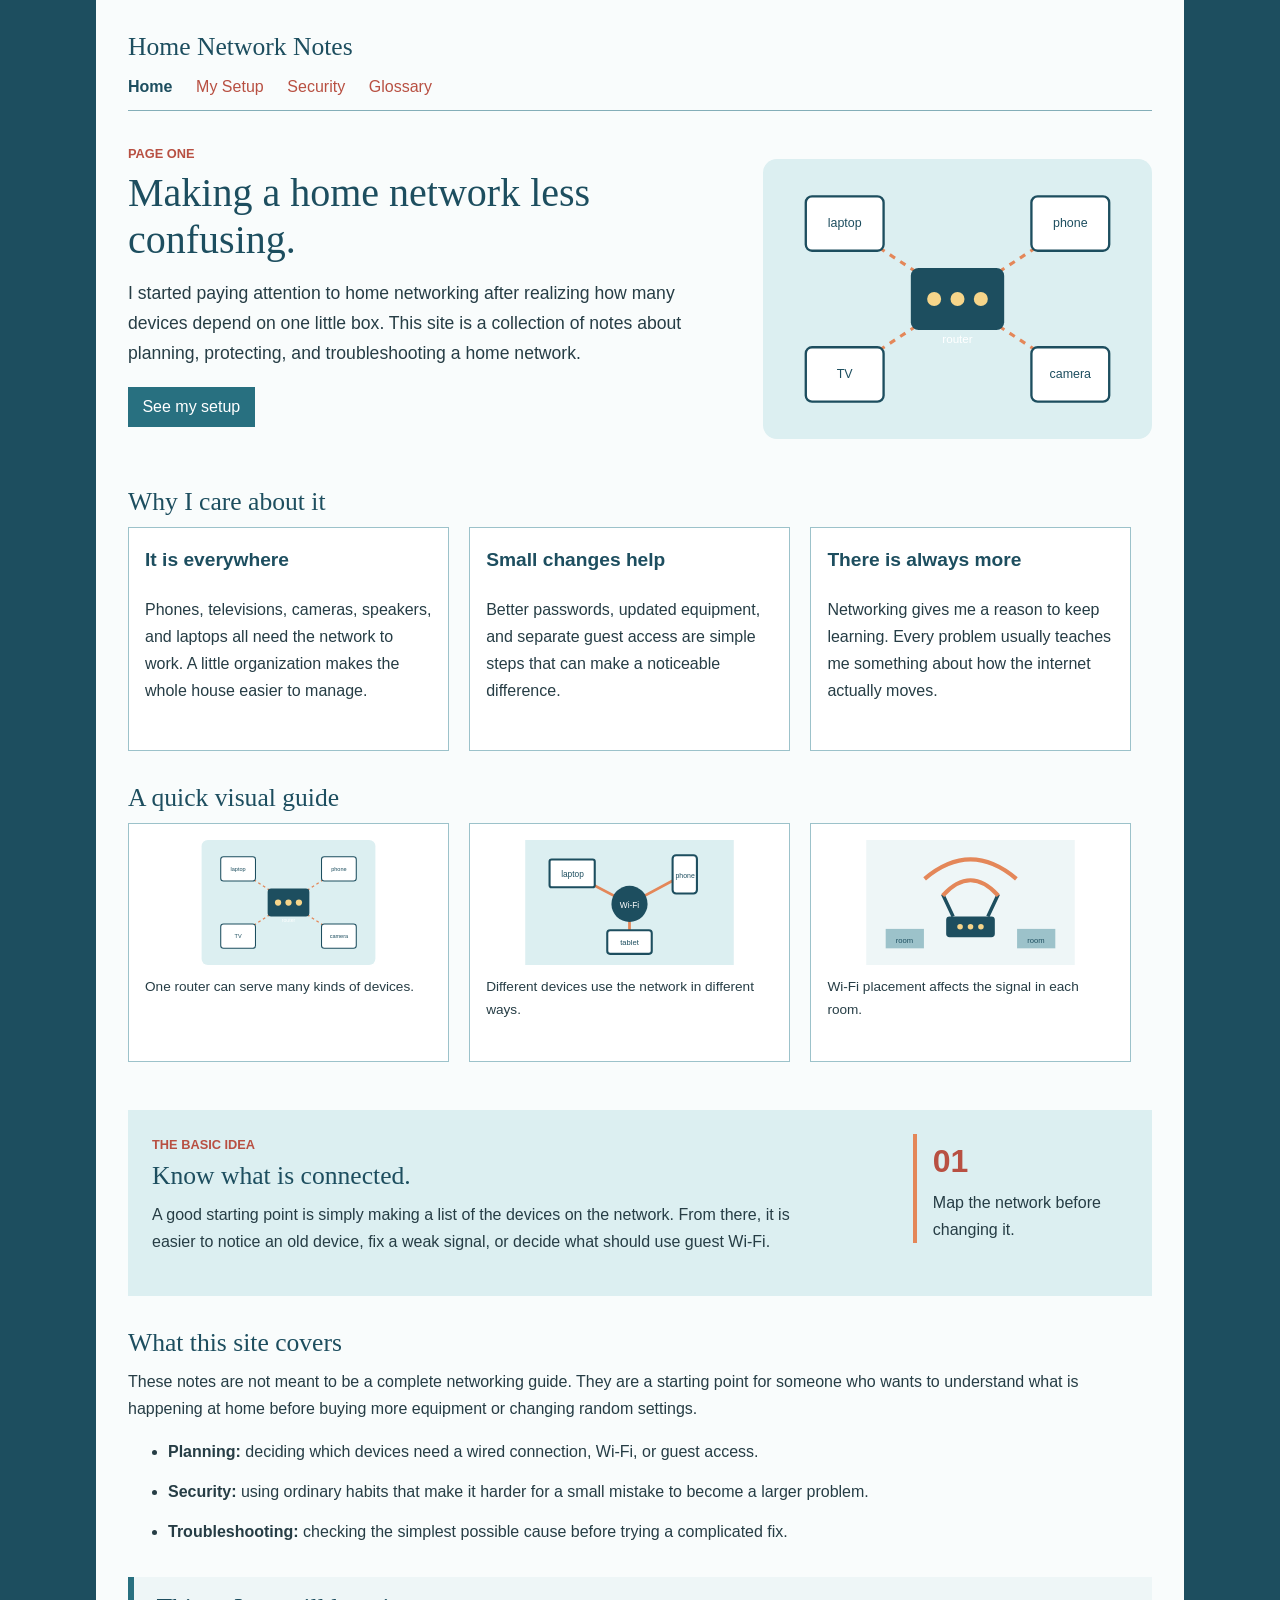
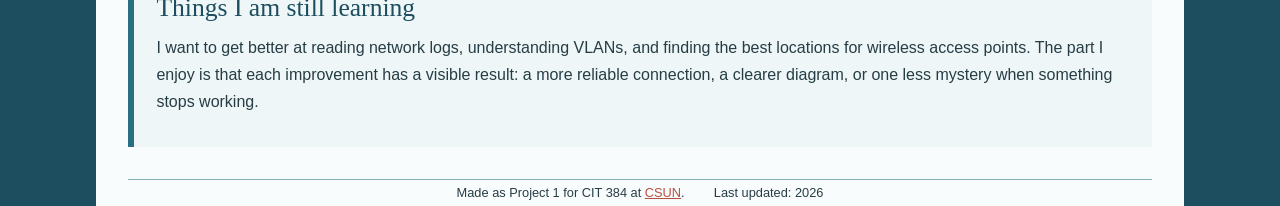
<file: index.html>
<!DOCTYPE html>
<html lang="en">
<head>
  <meta charset="UTF-8">
  <meta name="viewport" content="width=device-width, initial-scale=1.0">
  <title>Home Network Notes | Home</title>
  <link rel="stylesheet" href="css/styles.css">
</head>
<body>
  <header class="site-header">
    <div class="header-inner">
      <a class="site-name" href="index.html">Home Network Notes</a>
      <nav>
        <a class="current" href="index.html">Home</a>
        <a href="setup.html">My Setup</a>
        <a href="security.html">Security</a>
        <a href="glossary.html">Glossary</a>
      </nav>
    </div>
  </header>

  <main>
    <section class="intro wrap">
      <div class="intro-text">
        <p class="eyebrow">Page one</p>
        <h1>Making a home network less confusing.</h1>
        <p class="lead">I started paying attention to home networking after realizing how many devices depend on one little box. This site is a collection of notes about planning, protecting, and troubleshooting a home network.</p>
        <a class="button" href="setup.html">See my setup</a>
      </div>
      <img class="intro-image" src="images/network-map.svg" alt="A simple drawing of a router connected to several home devices">
    </section>

    <section class="wrap section-block">
      <h2>Why I care about it</h2>
      <div class="three-columns">
        <article class="card">
          <h3>It is everywhere</h3>
          <p>Phones, televisions, cameras, speakers, and laptops all need the network to work. A little organization makes the whole house easier to manage.</p>
        </article>
        <article class="card">
          <h3>Small changes help</h3>
          <p>Better passwords, updated equipment, and separate guest access are simple steps that can make a noticeable difference.</p>
        </article>
        <article class="card">
          <h3>There is always more</h3>
          <p>Networking gives me a reason to keep learning. Every problem usually teaches me something about how the internet actually moves.</p>
        </article>
      </div>
    </section>

    <section class="wrap section-block image-gallery">
      <h2>A quick visual guide</h2>
      <div class="image-row">
        <figure><img src="images/network-map.svg" alt="A router connected to a laptop, phone, television, and camera"><figcaption>One router can serve many kinds of devices.</figcaption></figure>
        <figure><img src="images/devices.svg" alt="A laptop, phone, and tablet connected to a home network"><figcaption>Different devices use the network in different ways.</figcaption></figure>
        <figure><img src="images/signal.svg" alt="A wireless router sending signal waves to nearby rooms"><figcaption>Wi-Fi placement affects the signal in each room.</figcaption></figure>
      </div>
    </section>

    <section class="highlight wrap">
      <div>
        <p class="eyebrow">The basic idea</p>
        <h2>Know what is connected.</h2>
        <p>A good starting point is simply making a list of the devices on the network. From there, it is easier to notice an old device, fix a weak signal, or decide what should use guest Wi-Fi.</p>
      </div>
      <div class="number-box">
        <strong>01</strong>
        <span>Map the network before changing it.</span>
      </div>
    </section>

    <section class="wrap section-block">
      <h2>What this site covers</h2>
      <p>These notes are not meant to be a complete networking guide. They are a starting point for someone who wants to understand what is happening at home before buying more equipment or changing random settings.</p>
      <ul class="notes-list">
        <li><strong>Planning:</strong> deciding which devices need a wired connection, Wi-Fi, or guest access.</li>
        <li><strong>Security:</strong> using ordinary habits that make it harder for a small mistake to become a larger problem.</li>
        <li><strong>Troubleshooting:</strong> checking the simplest possible cause before trying a complicated fix.</li>
      </ul>
    </section>

    <section class="wrap section-block learning-note">
      <h2>Things I am still learning</h2>
      <p>I want to get better at reading network logs, understanding VLANs, and finding the best locations for wireless access points. The part I enjoy is that each improvement has a visible result: a more reliable connection, a clearer diagram, or one less mystery when something stops working.</p>
    </section>
  </main>

  <footer class="site-footer">
    <div class="wrap footer-inner">
      <p>
        Made as Project 1 for CIT 384 at
        <a href="https://www.csun.edu/" title="csun.edu" target="_blank">CSUN</a>.
      </p>
      <!-- MDN ELEMENT #3: In this Home page footer, time marks the displayed update year as machine-readable date content. -->
      <!-- MDN ATTRIBUTE #3: On the time element below, datetime stores the machine-readable form of the update year. -->
      <p>Last updated: <time datetime="2026">2026</time></p>
    </div>
  </footer>
</body>
</html>
</file>
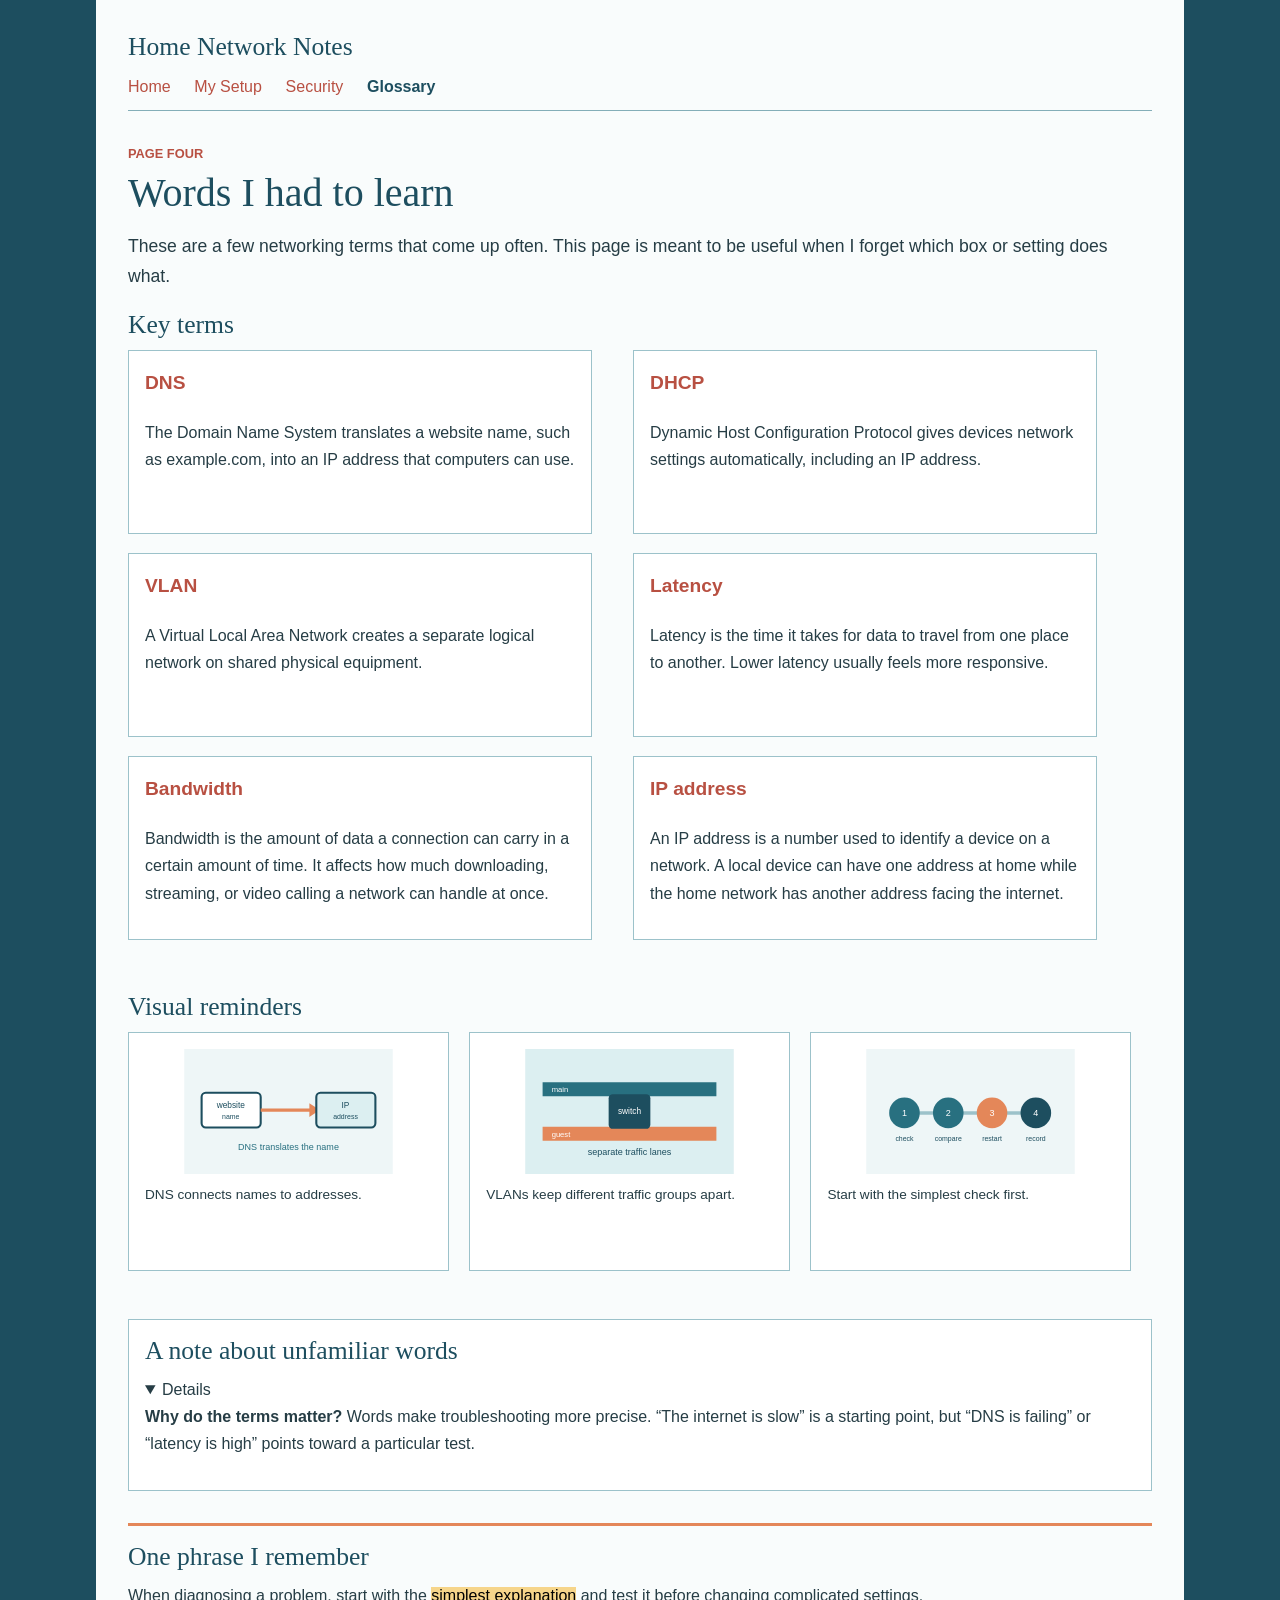
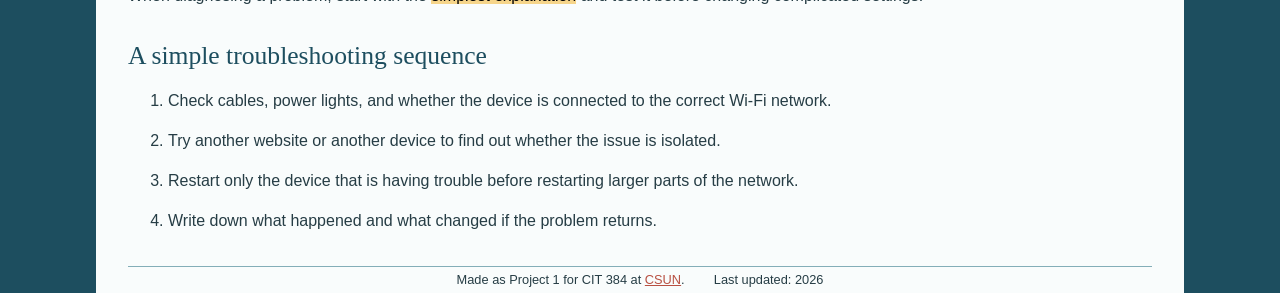
<file: glossary.html>
<!DOCTYPE html>
<html lang="en">
<head>
  <meta charset="UTF-8">
  <meta name="viewport" content="width=device-width, initial-scale=1.0">
  <title>Home Network Notes | Glossary</title>
  <link rel="stylesheet" href="css/styles.css">
</head>
<body>
  <header class="site-header">
    <div class="header-inner">
      <a class="site-name" href="index.html">Home Network Notes</a>
      <nav>
        <a href="index.html">Home</a>
        <a href="setup.html">My Setup</a>
        <a href="security.html">Security</a>
        <a class="current" href="glossary.html">Glossary</a>
      </nav>
    </div>
  </header>

  <main class="wrap page-content">
    <p class="eyebrow">Page four</p>
    <h1>Words I had to learn</h1>
    <p class="page-lead">These are a few networking terms that come up often. This page is meant to be useful when I forget which box or setting does what.</p>

    <section>
      <h2>Key terms</h2>
      <div class="term-list">
      <article class="term">
        <h3>DNS</h3>
        <p>The Domain Name System translates a website name, such as example.com, into an IP address that computers can use.</p>
      </article>
      <article class="term">
        <h3>DHCP</h3>
        <p>Dynamic Host Configuration Protocol gives devices network settings automatically, including an IP address.</p>
      </article>
      <article class="term">
        <h3>VLAN</h3>
        <p>A Virtual Local Area Network creates a separate logical network on shared physical equipment.</p>
      </article>
      <article class="term">
        <h3>Latency</h3>
        <p>Latency is the time it takes for data to travel from one place to another. Lower latency usually feels more responsive.</p>
      </article>
      <article class="term">
        <h3>Bandwidth</h3>
        <p>Bandwidth is the amount of data a connection can carry in a certain amount of time. It affects how much downloading, streaming, or video calling a network can handle at once.</p>
      </article>
      <article class="term">
        <h3>IP address</h3>
        <p>An IP address is a number used to identify a device on a network. A local device can have one address at home while the home network has another address facing the internet.</p>
      </article>
      </div>
    </section>

    <section class="section-block image-gallery">
      <h2>Visual reminders</h2>
      <div class="image-row">
        <figure><img src="images/dns-path.svg" alt="A website name being translated to an IP address"><figcaption>DNS connects names to addresses.</figcaption></figure>
        <figure><img src="images/vlan-lanes.svg" alt="Two separate network lanes sharing the same switch"><figcaption>VLANs keep different traffic groups apart.</figcaption></figure>
        <figure><img src="images/troubleshooting.svg" alt="A four-step troubleshooting path"><figcaption>Start with the simplest check first.</figcaption></figure>
      </div>
    </section>

    <section class="section-block reading-box">
      <h2>A note about unfamiliar words</h2>
      <!-- MDN ELEMENT #2: On this Glossary page, details creates a native expandable explanation below this heading. -->
      <!-- MDN ATTRIBUTE #2: On the details element below, open makes the explanation visible when the page first loads. -->
      <details open>
        <p><strong>Why do the terms matter?</strong> Words make troubleshooting more precise. “The internet is slow” is a starting point, but “DNS is failing” or “latency is high” points toward a particular test.</p>
      </details>
    </section>

    <section class="mark-example">
      <h2>One phrase I remember</h2>
      <p>When diagnosing a problem, start with the <mark>simplest explanation</mark> and test it before changing complicated settings.</p>
    </section>

    <section class="section-block">
      <h2>A simple troubleshooting sequence</h2>
      <ol class="setup-list">
        <li>Check cables, power lights, and whether the device is connected to the correct Wi-Fi network.</li>
        <li>Try another website or another device to find out whether the issue is isolated.</li>
        <li>Restart only the device that is having trouble before restarting larger parts of the network.</li>
        <li>Write down what happened and what changed if the problem returns.</li>
      </ol>
    </section>
  </main>

  <footer class="site-footer">
    <div class="wrap footer-inner">
      <p>
        Made as Project 1 for CIT 384 at
        <a href="https://www.csun.edu/" title="csun.edu" target="_blank">CSUN</a>.
      </p>
      <p>Last updated: <time datetime="2026">2026</time></p>
    </div>
  </footer>
</body>
</html>
</file>
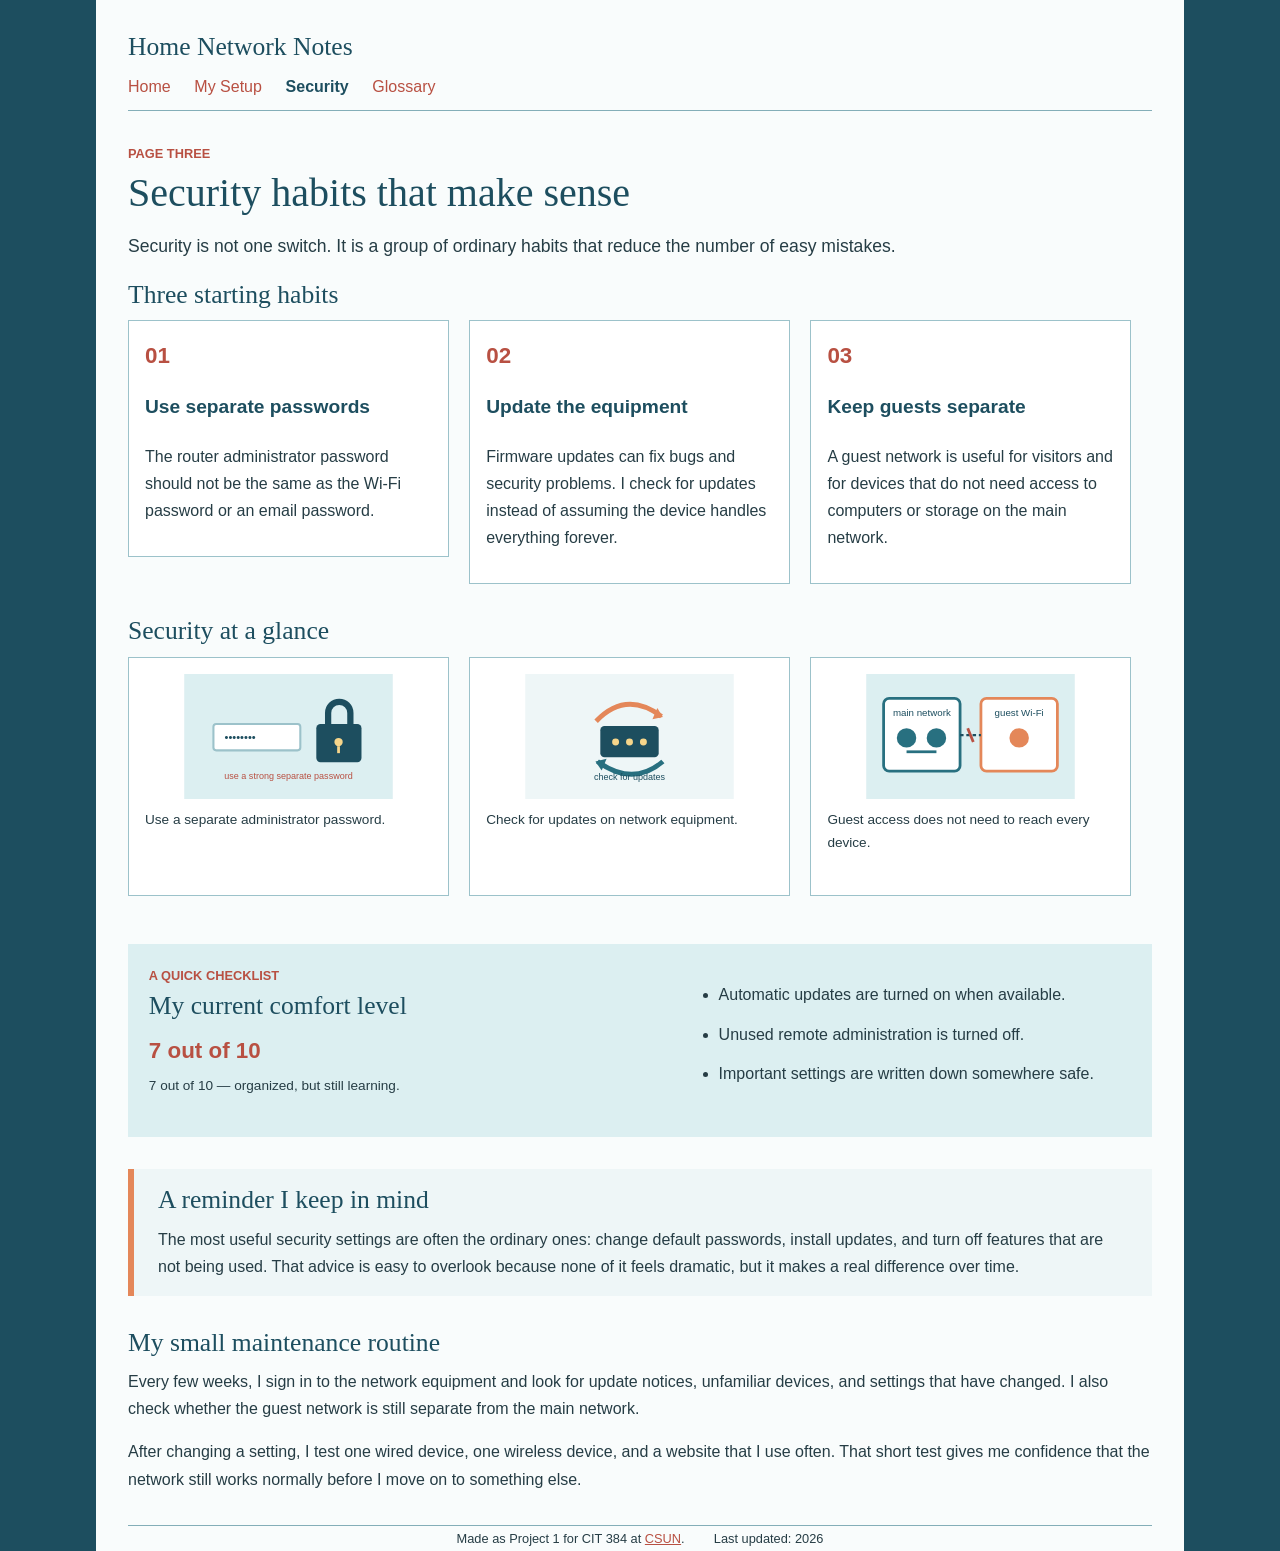
<file: security.html>
<!DOCTYPE html>
<html lang="en">
<head>
  <meta charset="UTF-8">
  <meta name="viewport" content="width=device-width, initial-scale=1.0">
  <title>Home Network Notes | Security</title>
  <link rel="stylesheet" href="css/styles.css">
</head>
<body>
  <header class="site-header">
    <div class="header-inner">
      <a class="site-name" href="index.html">Home Network Notes</a>
      <nav>
        <a href="index.html">Home</a>
        <a href="setup.html">My Setup</a>
        <a class="current" href="security.html">Security</a>
        <a href="glossary.html">Glossary</a>
      </nav>
    </div>
  </header>

  <main class="wrap page-content">
    <p class="eyebrow">Page three</p>
    <h1>Security habits that make sense</h1>
    <p class="page-lead">Security is not one switch. It is a group of ordinary habits that reduce the number of easy mistakes.</p>

    <section>
      <h2>Three starting habits</h2>
      <div class="security-grid">
      <article class="security-card">
        <span class="card-number">01</span>
        <h3>Use separate passwords</h3>
        <p>The router administrator password should not be the same as the Wi-Fi password or an email password.</p>
      </article>
      <article class="security-card">
        <span class="card-number">02</span>
        <h3>Update the equipment</h3>
        <p>Firmware updates can fix bugs and security problems. I check for updates instead of assuming the device handles everything forever.</p>
      </article>
      <article class="security-card">
        <span class="card-number">03</span>
        <h3>Keep guests separate</h3>
        <p>A guest network is useful for visitors and for devices that do not need access to computers or storage on the main network.</p>
      </article>
      </div>
    </section>

    <section class="section-block image-gallery">
      <h2>Security at a glance</h2>
      <div class="image-row">
        <figure><img src="images/password-lock.svg" alt="A padlock next to a password field"><figcaption>Use a separate administrator password.</figcaption></figure>
        <figure><img src="images/updates.svg" alt="A router with a circular update arrow"><figcaption>Check for updates on network equipment.</figcaption></figure>
        <figure><img src="images/guest-network.svg" alt="A main network and guest network shown as separate groups"><figcaption>Guest access does not need to reach every device.</figcaption></figure>
      </div>
    </section>

    <section class="section-block safety-note">
      <div>
        <p class="eyebrow">A quick checklist</p>
        <h2>My current comfort level</h2>
        <!-- MDN ELEMENT #1: On this Security page, data connects the visible 7-out-of-10 rating to a machine-readable value. -->
        <!-- MDN ATTRIBUTE #1: On the data element below, value stores the rating number used by the browser or other software. -->
        <p class="network-score"><data value="7">7 out of 10</data></p>
        <p class="meter-label">7 out of 10 — organized, but still learning.</p>
      </div>
      <ul class="plain-list">
        <li>Automatic updates are turned on when available.</li>
        <li>Unused remote administration is turned off.</li>
        <li>Important settings are written down somewhere safe.</li>
      </ul>
    </section>

    <section class="quote-box">
      <h2>A reminder I keep in mind</h2>
      <p>The most useful security settings are often the ordinary ones: change default passwords, install updates, and turn off features that are not being used. That advice is easy to overlook because none of it feels dramatic, but it makes a real difference over time.</p>
    </section>

    <section class="section-block">
      <h2>My small maintenance routine</h2>
      <p>Every few weeks, I sign in to the network equipment and look for update notices, unfamiliar devices, and settings that have changed. I also check whether the guest network is still separate from the main network.</p>
      <p>After changing a setting, I test one wired device, one wireless device, and a website that I use often. That short test gives me confidence that the network still works normally before I move on to something else.</p>
    </section>
  </main>

  <footer class="site-footer">
    <div class="wrap footer-inner">
      <p>
        Made as Project 1 for CIT 384 at
        <a href="https://www.csun.edu/" title="csun.edu" target="_blank">CSUN</a>.
      </p>
      <p>Last updated: <time datetime="2026">2026</time></p>
    </div>
  </footer>
</body>
</html>
</file>
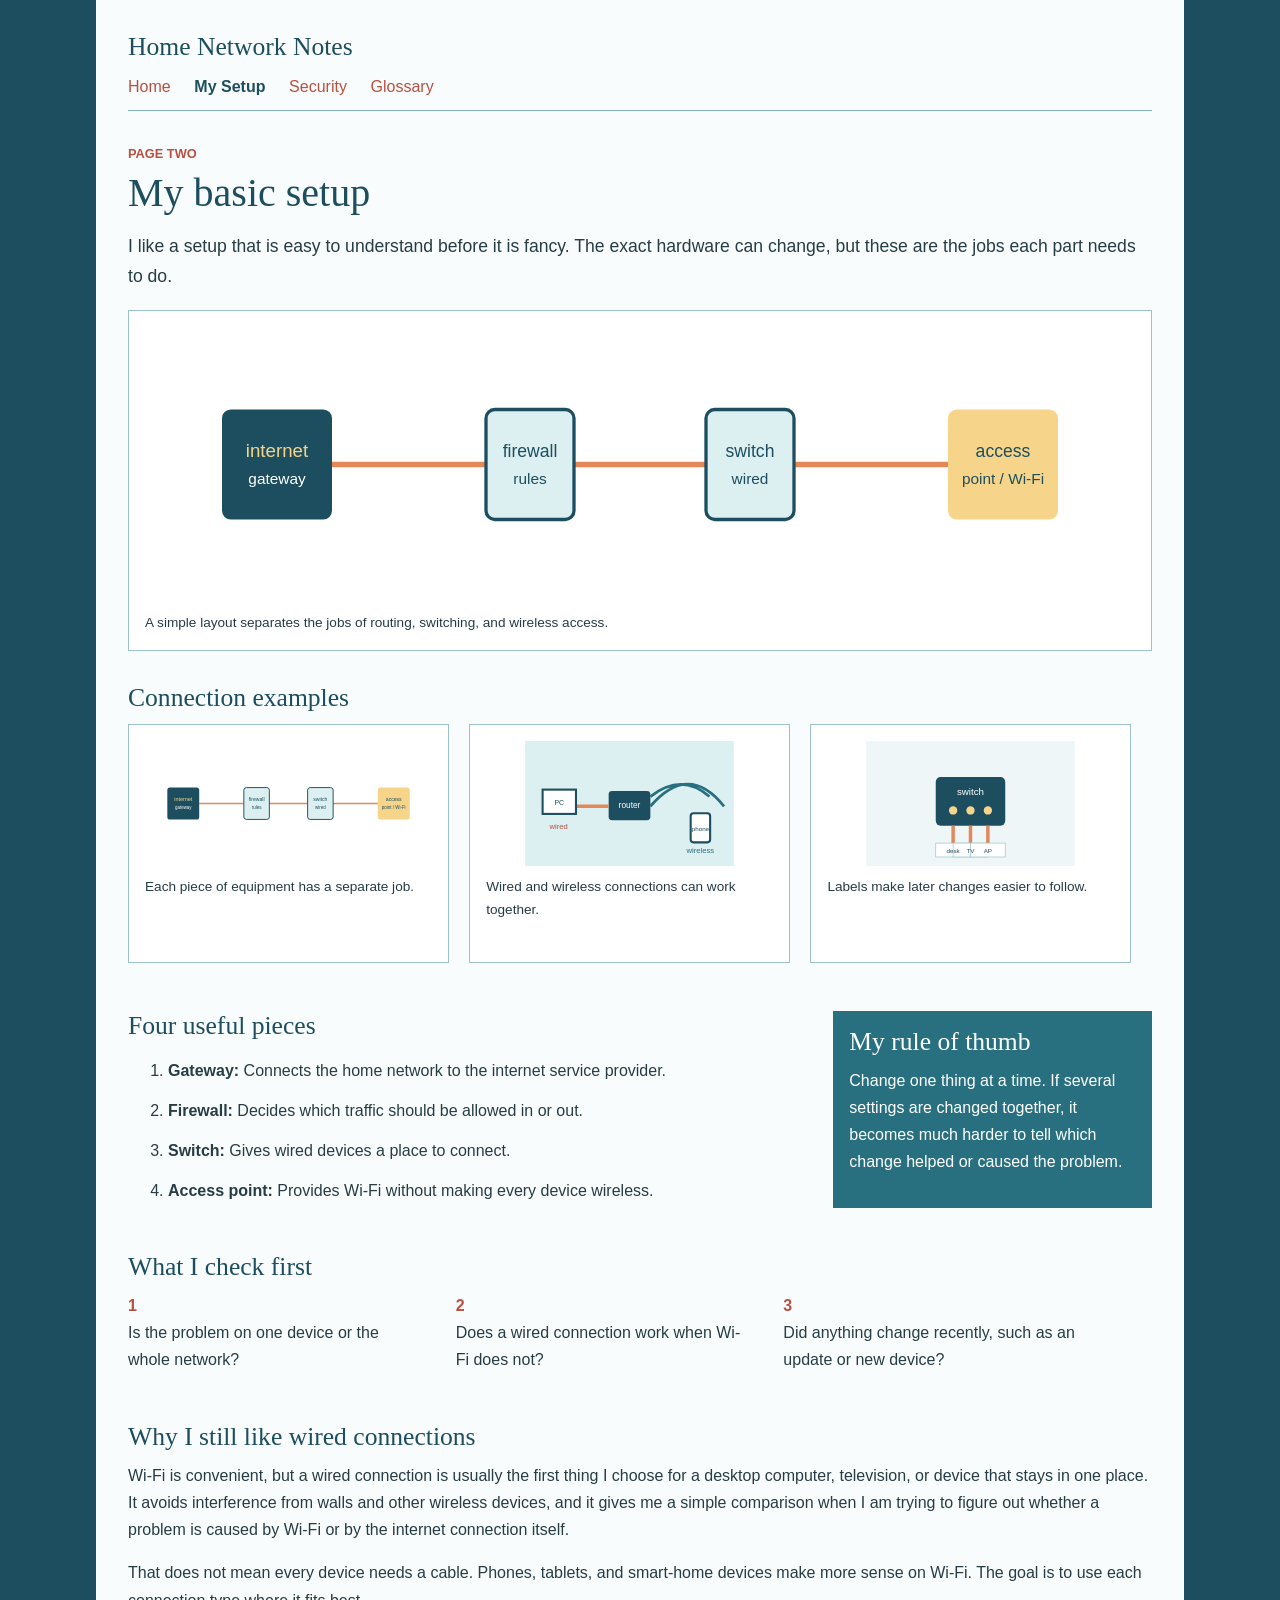
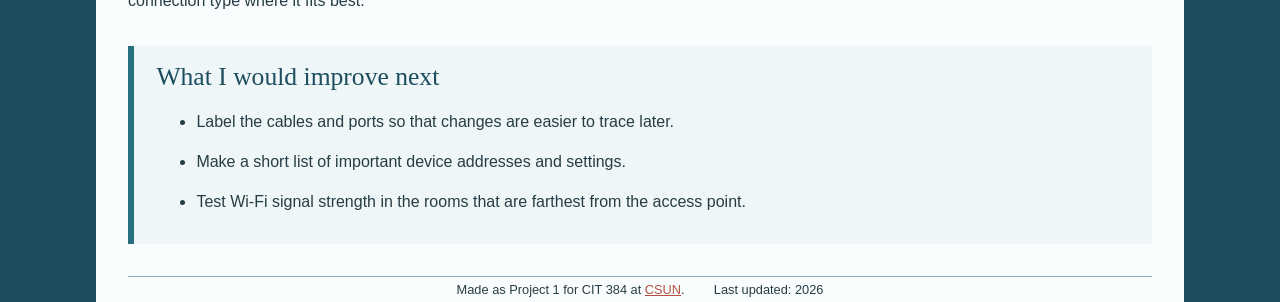
<file: setup.html>
<!DOCTYPE html>
<html lang="en">
<head>
  <meta charset="UTF-8">
  <meta name="viewport" content="width=device-width, initial-scale=1.0">
  <title>Home Network Notes | My Setup</title>
  <link rel="stylesheet" href="css/styles.css">
</head>
<body>
  <header class="site-header">
    <div class="header-inner">
      <a class="site-name" href="index.html">Home Network Notes</a>
      <nav>
        <a href="index.html">Home</a>
        <a class="current" href="setup.html">My Setup</a>
        <a href="security.html">Security</a>
        <a href="glossary.html">Glossary</a>
      </nav>
    </div>
  </header>

  <main class="wrap page-content">
    <p class="eyebrow">Page two</p>
    <h1>My basic setup</h1>
    <p class="page-lead">I like a setup that is easy to understand before it is fancy. The exact hardware can change, but these are the jobs each part needs to do.</p>

    <figure class="wide-figure">
      <img src="images/room-network.svg" alt="A home network diagram showing a firewall, switch, access point, and wired devices">
      <figcaption>A simple layout separates the jobs of routing, switching, and wireless access.</figcaption>
    </figure>

    <section class="section-block image-gallery">
      <h2>Connection examples</h2>
      <div class="image-row">
        <figure><img src="images/room-network.svg" alt="A gateway, firewall, switch, and access point connected in a row"><figcaption>Each piece of equipment has a separate job.</figcaption></figure>
        <figure><img src="images/wired-wireless.svg" alt="A computer connected by cable and a phone connected by Wi-Fi"><figcaption>Wired and wireless connections can work together.</figcaption></figure>
        <figure><img src="images/cable-labels.svg" alt="Three labeled network cables connected to a switch"><figcaption>Labels make later changes easier to follow.</figcaption></figure>
      </div>
    </section>

    <div class="two-columns">
      <section>
        <h2>Four useful pieces</h2>
        <ol class="setup-list">
          <li><strong>Gateway:</strong> Connects the home network to the internet service provider.</li>
          <li><strong>Firewall:</strong> Decides which traffic should be allowed in or out.</li>
          <li><strong>Switch:</strong> Gives wired devices a place to connect.</li>
          <li><strong>Access point:</strong> Provides Wi-Fi without making every device wireless.</li>
        </ol>
      </section>
      <aside class="side-note">
        <h2>My rule of thumb</h2>
        <p>Change one thing at a time. If several settings are changed together, it becomes much harder to tell which change helped or caused the problem.</p>
      </aside>
    </div>

    <section class="section-block">
      <h2>What I check first</h2>
      <div class="check-grid">
        <div><span class="check-number">1</span><p>Is the problem on one device or the whole network?</p></div>
        <div><span class="check-number">2</span><p>Does a wired connection work when Wi-Fi does not?</p></div>
        <div><span class="check-number">3</span><p>Did anything change recently, such as an update or new device?</p></div>
      </div>
    </section>

    <section class="section-block">
      <h2>Why I still like wired connections</h2>
      <p>Wi-Fi is convenient, but a wired connection is usually the first thing I choose for a desktop computer, television, or device that stays in one place. It avoids interference from walls and other wireless devices, and it gives me a simple comparison when I am trying to figure out whether a problem is caused by Wi-Fi or by the internet connection itself.</p>
      <p>That does not mean every device needs a cable. Phones, tablets, and smart-home devices make more sense on Wi-Fi. The goal is to use each connection type where it fits best.</p>
    </section>

    <section class="section-block learning-note">
      <h2>What I would improve next</h2>
      <ul class="notes-list">
        <li>Label the cables and ports so that changes are easier to trace later.</li>
        <li>Make a short list of important device addresses and settings.</li>
        <li>Test Wi-Fi signal strength in the rooms that are farthest from the access point.</li>
      </ul>
    </section>
  </main>

  <footer class="site-footer">
    <div class="wrap footer-inner">
      <p>
        Made as Project 1 for CIT 384 at
        <a href="https://www.csun.edu/" title="csun.edu" target="_blank">CSUN</a>.
      </p>
      <p>Last updated: <time datetime="2026">2026</time></p>
    </div>
  </footer>
</body>
</html>
</file>
<file: css/styles.css>
/* Main stylesheet for Home Network Notes. */

html, body { background: #1d4e5f; margin: 0; }
h1, h2, h3, p { margin-top: 0; }

body {
  width: 80%; margin-right: auto; margin-left: auto; padding: 2.5% 2.5% 0;
  color: #263d45; background: #f9fcfc; font-family: Verdana, Geneva, sans-serif;
  font-size: 100%; line-height: 1.7;
}

h1, h2, h3 { color: #1d4e5f; }
h1 { margin-bottom: .4em; font: 2.5em Georgia, "Times New Roman", Times, serif; }
h2 { margin-bottom: .4em; font: 1.6em Georgia, "Times New Roman", Times, serif; }
h3 { font-size: 1.2em; }
p { margin-bottom: 1em; }
a { color: #b85042; }
a:hover { color: #74362e; }

.site-header { margin-bottom: 2em; padding-bottom: .6em; border-bottom: 1px solid #84aeb8; }
.site-name { color: #1d4e5f; font: 1.6em Georgia, "Times New Roman", Times, serif; text-decoration: none; }
nav { margin-top: .6em; }
nav a { margin-right: 1.2em; text-decoration: none; }
nav a.current { color: #1d4e5f; font-weight: bold; }

.eyebrow { margin-bottom: .4em; color: #b85042; font-size: .8em; font-weight: bold; text-transform: uppercase; }
.lead, .page-lead { font-size: 1.1em; }
.button { display: inline-block; padding: .4em .9em; color: white; background: #287080; text-decoration: none; }
.button:hover { color: white; background: #1d4e5f; }

.intro, .two-columns, .safety-note { overflow: auto; }
.intro { margin-bottom: 2em; }
.intro-text { float: left; width: 55%; }
.intro-image { float: right; width: 38%; margin: 1em 0 1em 2%; }
.section-block { clear: both; margin-top: 2em; margin-bottom: 2em; }
.three-columns, .security-grid, .check-grid, .term-list { overflow: auto; }
.image-row { overflow: auto; }
.image-row figure { float: left; width: 28%; min-height: 205px; margin: 0 2% 1em 0; padding: 1em; border: 1px solid #9cc2ca; background: white; }
.image-row figure:last-child { margin-right: 0; }
.image-row img { display: block; width: 100%; height: 125px; }
.image-row figcaption { margin-bottom: 0; }

.card, .security-card { float: left; width: 28%; min-height: 190px; margin-right: 2%; padding: 1em; border: 1px solid #9cc2ca; background: white; }
.card:last-child, .security-card:last-child { margin-right: 0; }

.highlight { clear: both; overflow: auto; margin-bottom: 2em; padding: 1.5em; background: #dceff1; }
.highlight div:first-child { float: left; width: 70%; }
.number-box { float: right; width: 20%; padding-left: 1em; border-left: .3em solid #e48759; }
.number-box strong { display: block; color: #b85042; font-size: 2em; }
.page-content { min-height: 500px; }

.wide-figure { margin: 1em 0 2em; padding: 1em; border: 1px solid #9cc2ca; background: white; }
.wide-figure img { display: block; width: 100%; }
figcaption { margin-top: .7em; font-size: .85em; }
.two-columns > section { float: left; width: 60%; }
.side-note { float: right; width: 28%; padding: 1em; color: white; background: #287080; }
.side-note h2 { color: white; }
.setup-list li, .plain-list li { margin-bottom: .8em; }
.check-grid > div { float: left; width: 29%; margin-right: 3%; }
.check-grid > div:last-child { margin-right: 0; }
.check-number, .card-number { color: #b85042; font-weight: bold; }
.card-number { display: block; margin-bottom: .7em; font-size: 1.4em; }

.safety-note { padding: 1.3em; background: #dceff1; }
.safety-note > div { float: left; width: 48%; }
.safety-note .plain-list { float: right; width: 42%; }
.network-score { margin-bottom: .2em; color: #b85042; font-size: 1.4em; font-weight: bold; }
.meter-label { font-size: .85em; }
.quote-box { margin: 2em 0; padding: 1em 1.5em; border-left: .4em solid #e48759; background: #eef6f7; }
.quote-box p { margin-bottom: 0; }

.term { float: left; width: 42%; min-height: 150px; margin: 0 4% 1.2em 0; padding: 1em; border: 1px solid #9cc2ca; background: white; }
.term:nth-child(even) { margin-right: 0; }
.term h3 { color: #b85042; }
.reading-box { padding: 1em; border: 1px solid #9cc2ca; background: white; }
.mark-example { margin-top: 2em; padding-top: 1em; border-top: 3px solid #e48759; }
mark { background: #f6d58a; }

.notes-list { margin-bottom: 0; }
.notes-list li { margin-bottom: .8em; }
.learning-note { padding: 1em 1.4em; border-left: .4em solid #287080; background: #eef6f7; }

.site-footer { clear: both; margin-top: 2em; border-top: 1px solid #84aeb8; text-align: center; font-size: .8em; line-height: 2em; }
.footer-inner p { display: inline; margin: 0 1em; }
</file>
